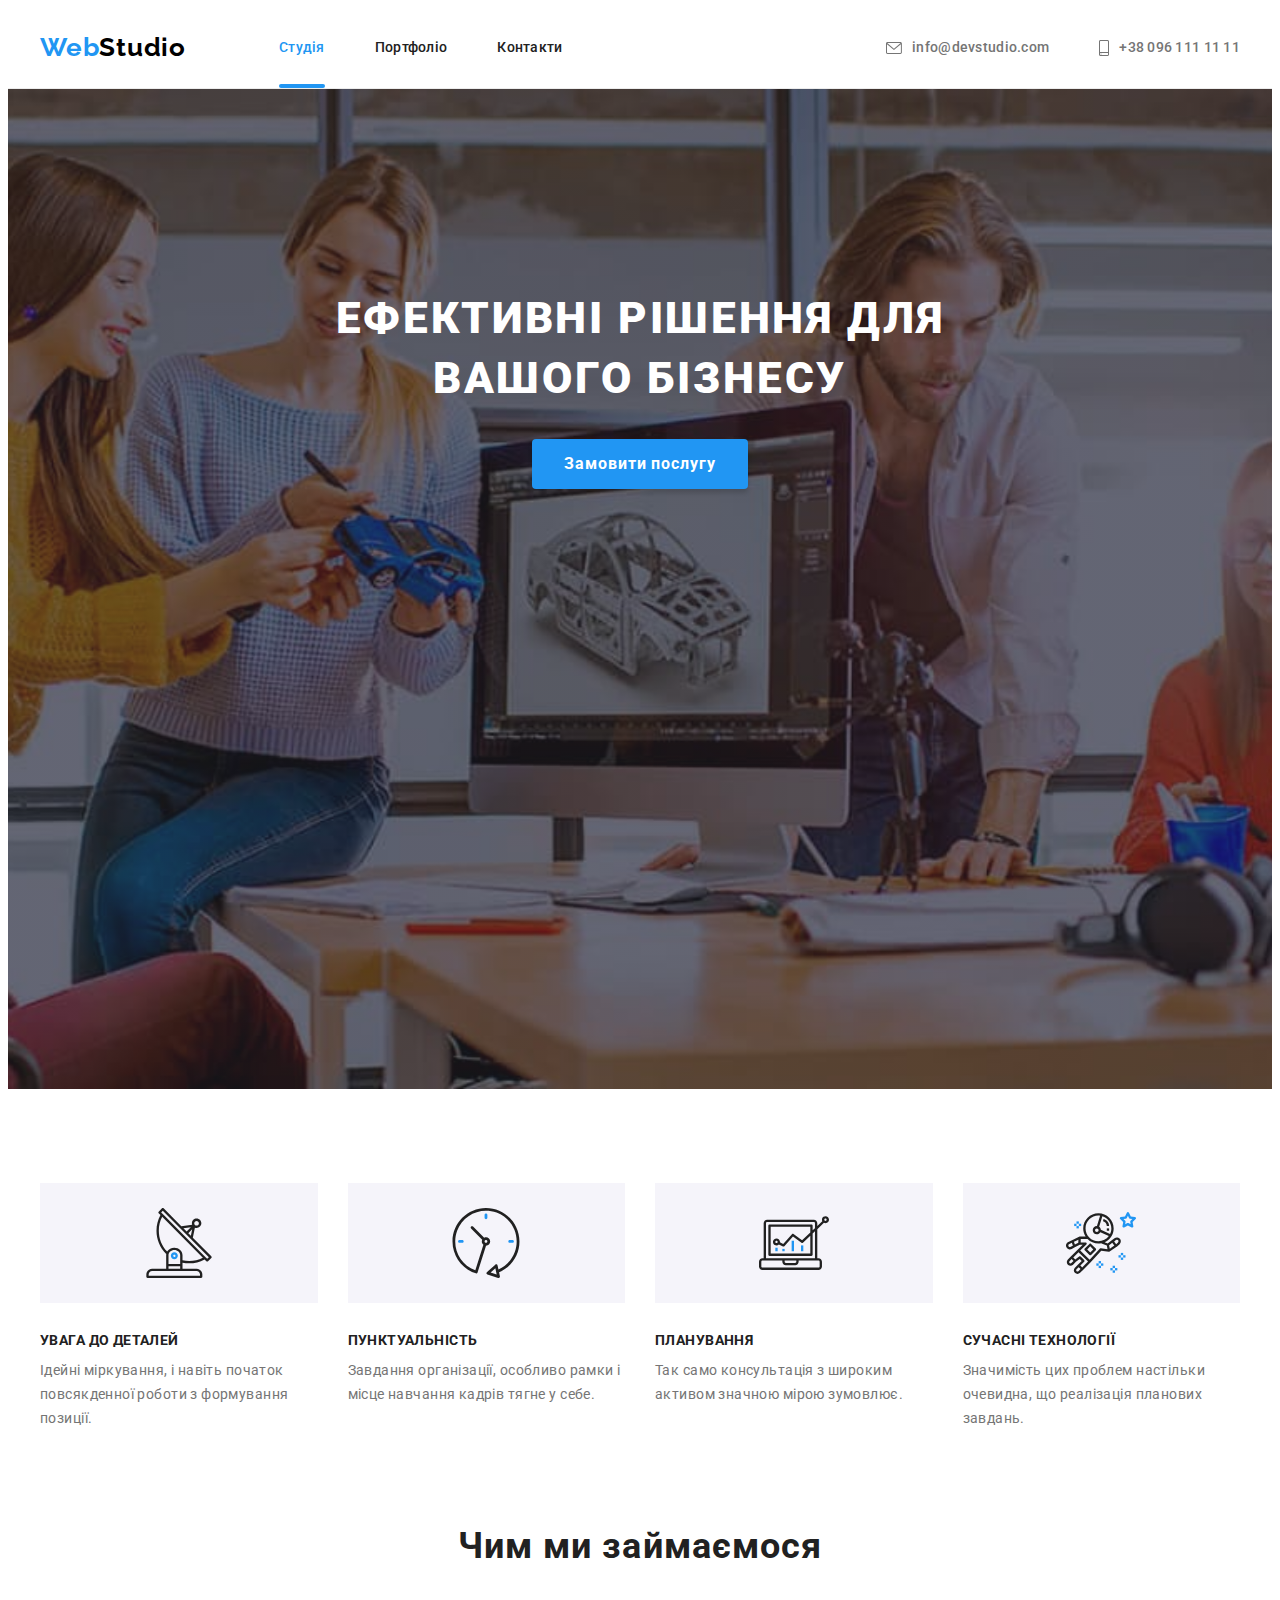
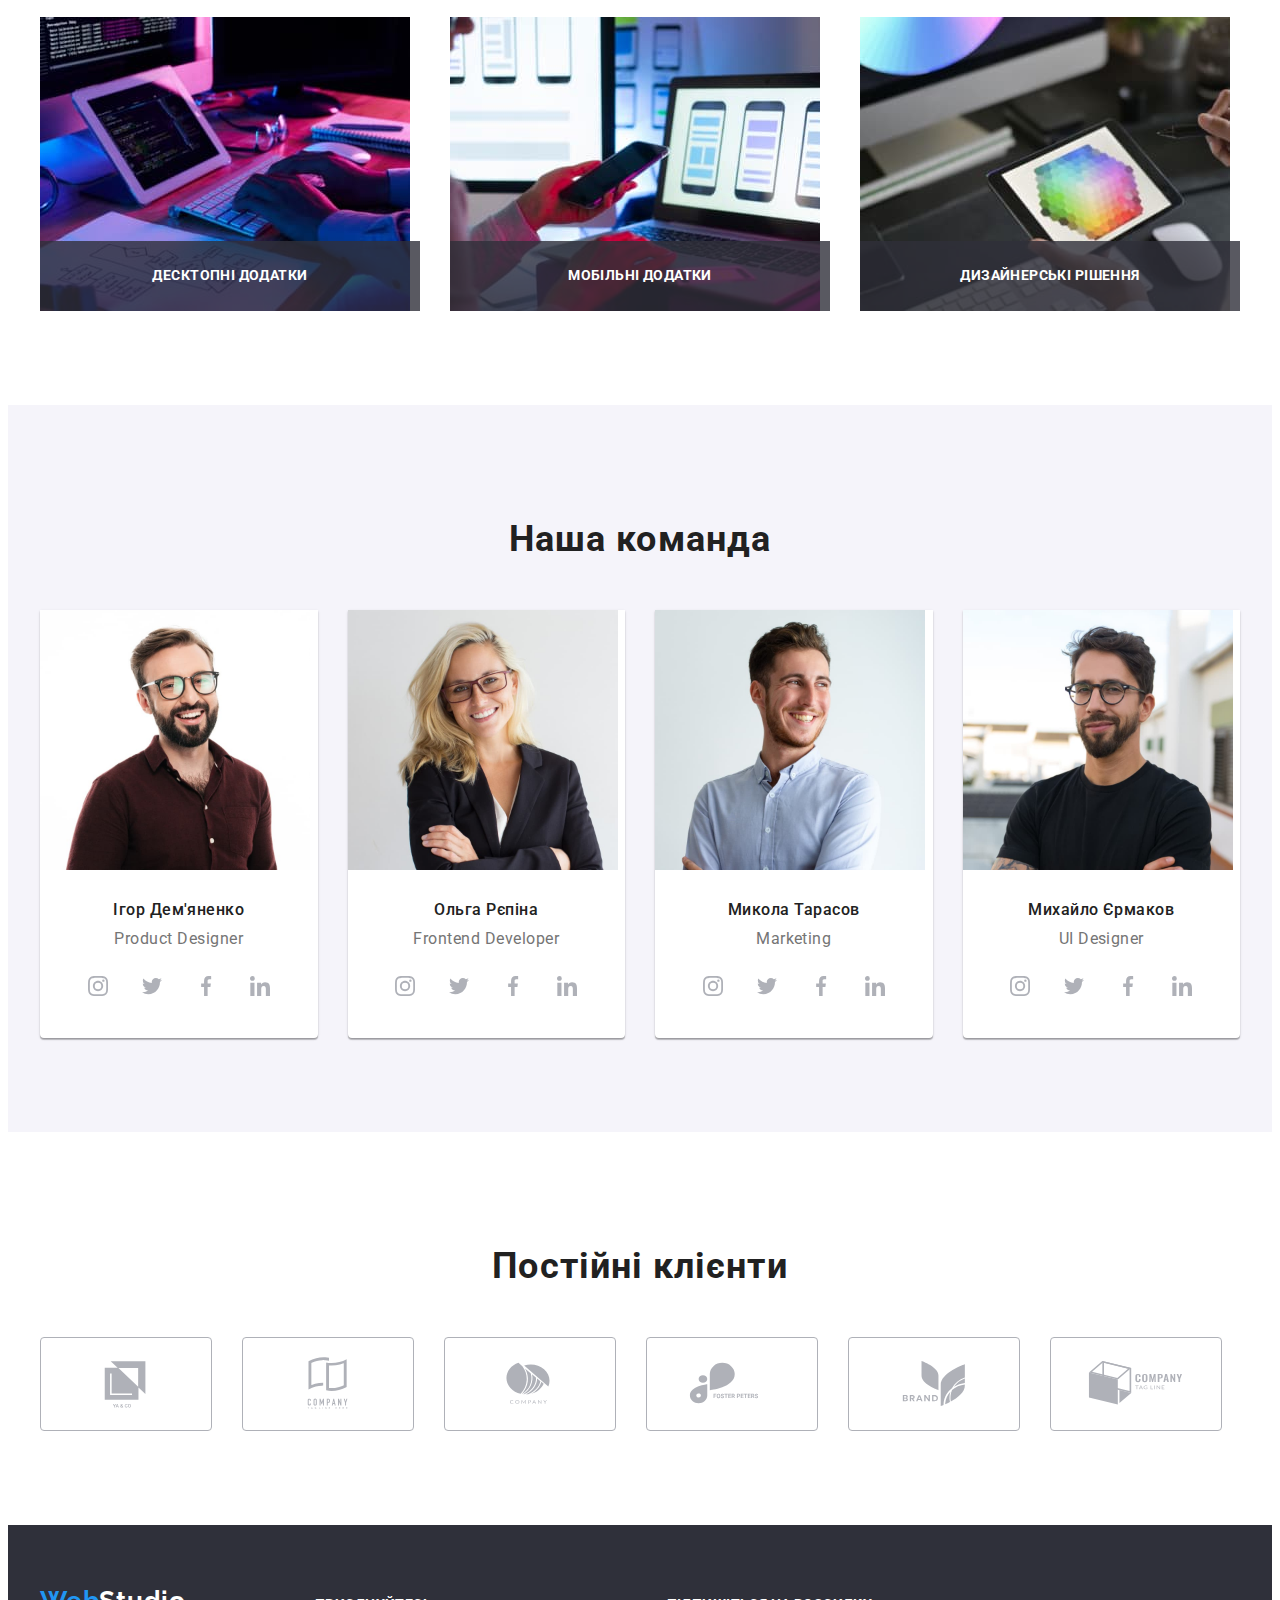
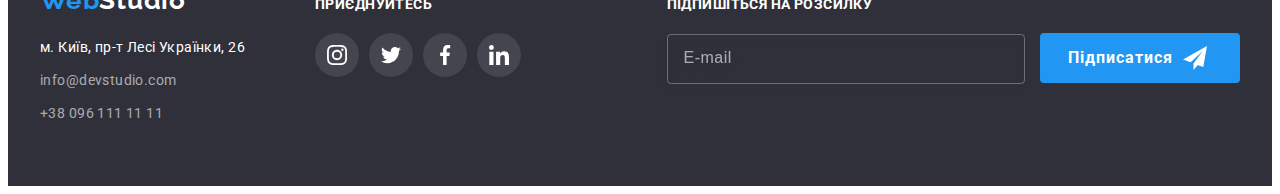
<file: index.html>
<!DOCTYPE html>
<html lang="uk">
  <head>
    <meta charset="UTF-8" />
    <meta http-equiv="X-UA-Compatible" content="IE=edge" />
    <meta name="viewport" content="width=device-width, initial-scale=1.0" />
    <title>Дз7</title>
    <link
      href="https://fonts.googleapis.com/css2?family=Raleway:wght@700&family=Roboto:wght@400;500;700;900&display=swap"
      rel="stylesheet"
    />
    <link
      rel="stylesheet"
      href="https://cdnjs.cloudflare.com/ajax/libs/modern-normalize/1.1.0/modern-normalize.min.css"
      integrity="sha512-wpPYUAdjBVSE4KJnH1VR1HeZfpl1ub8YT/NKx4PuQ5NmX2tKuGu6U/JRp5y+Y8XG2tV+wKQpNHVUX03MfMFn9Q=="
      crossorigin="anonymous"
      referrerpolicy="no-referrer"
    />
    <link rel="stylesheet" href="./css/styles.css" />
  </head>

  <body>
    <header class="header">
      <div class="container header-box">
        <!--Логотип-->
        <a class="logo header-box__item" href="./index.html"
          >Web<span class="logo--black">Studio</span></a
        >
        <!-- Навігація -->
        <nav class="nav header-box__item">
          <ul class="list nav__list">
            <li class="nav__item">
              <a href="./index.html" class="nav__link link nav__link--current">Студія</a>
            </li>
            <li class="nav__item">
              <a href="./portfolio.html" class="nav__link link">Портфоліо</a>
            </li>
            <li class="nav__item">
              <a href="#" class="nav__link link">Контакти</a>
            </li>
          </ul>
        </nav>
        <!-- Зворотній зв'язок -->
        <ul class="list nav-contact header-box__item">
          <li class="contact-item">
            <a href="malto:info@devstudio.com" class="contact-link link contact">
              <svg class="contact-icon" width="16" height="12">
                <use href="./images/icons.svg#icon-envelope"></use>
              </svg>
              info@devstudio.com
            </a>
          </li>
          <li class="contact-item">
            <a href="tel:+380961111111" class="contact-link link contact">
              <svg class="contact-icon" width="10" height="16">
                <use href="./images/icons.svg#icon-smartphone"></use>
              </svg>
              +38 096 111 11 11</a
            >
          </li>
        </ul>
      </div>
    </header>
    <main>
      <!-- Герой -->
      <section class="hero overlay">
        <div class="container hero-box">
          <h1 class="hero-title">Ефективні рішення для вашого бізнесу</h1>
          <button data-modal-open type="button" class="button primary">Замовити послугу</button>
        </div>
      </section>

      <section class="feature section">
        <!-- Особливості -->
        <div class="container">
          <h2 class="visually-hidden">Особливості</h2>
          <ul class="list feature-box">
            <li class="feature-list-item">
              <h3 class="title">УВАГА ДО ДЕТАЛЕЙ</h3>
              <p>Ідейні міркування, і навіть початок повсякденної роботи з формування позиції.</p>
            </li>
            <li class="feature-list-item">
              <h3 class="title">ПУНКТУАЛЬНІСТЬ</h3>
              <p>Завдання організації, особливо рамки і місце навчання кадрів тягне у себе.</p>
            </li>
            <li class="feature-list-item">
              <h3 class="title">ПЛАНУВАННЯ</h3>
              <p>Так само консультація з широким активом значною мірою зумовлює.</p>
            </li>
            <li class="feature-list-item">
              <h3 class="title">СУЧАСНІ ТЕХНОЛОГІЇ</h3>
              <p>Значимість цих проблем настільки очевидна, що реалізація планових завдань.</p>
            </li>
          </ul>
        </div>
      </section>

      <section class="work section">
        <!-- Чим ми займаємося -->
        <div class="container">
          <h2 class="title">Чим ми займаємося</h2>
          <ul class="list work-box">
            <li class="work-list-item">
              <div class="work-img">
                <img src="./images/img1.jpg" alt="Робота на десктопі" width="370" />
                <p class="label-work-img">Десктопні додатки</p>
              </div>
            </li>
            <li class="work-list-item">
              <div class="work-img">
                <img src="./images/img2.jpg" alt="Робота з мобільними додатками" width="370" />
                <p class="label-work-img">Мобільні додатки</p>
              </div>
            </li>
            <li class="work-list-item">
              <div class="work-img">
                <img src="./images/img3.jpg" alt="Робота з планшетом" width="370" />
                <p class="label-work-img">Дизайнерські рішення</p>
              </div>
            </li>
          </ul>
        </div>
      </section>
      <!-- Наша команда -->
      <section class="team section">        
        <div class="container">
          <h2 class="title">Наша команда</h2>
          <ul class="list team-box">
            <li class="team-list-item">
              <img src="./images/img11.jpg" alt="Ігор Дем'яненко" width="270" />
              <div class="member-box">
                <h3 class="title member">Ігор Дем'яненко</h3>
                <p class="profession">Product Designer</p>
                <ul class="social list">
                  <li>
                    <a
                      class="social-link link"
                      href="https://www.instagram.com/"
                      target="_blank"
                      rel="noopener noreferrer"
                      aria-label="Instagram"
                    >
                      <svg class="social-icon" width="20" height="20">
                        <use href="./images/icons.svg#icon-instagram"></use>
                      </svg>
                    </a>
                  </li>
                  <li>
                    <a
                      class="social-link link"
                      href="https://www.instagram.com/"
                      target="_blank"
                      rel="noopener noreferrer"
                      aria-label="Twitter"
                    >
                      <svg class="social-icon" width="20" height="20">
                        <use href="./images/icons.svg#icon-twitter"></use>
                      </svg>
                    </a>
                  </li>
                  <li>
                    <a
                      class="social-link link"
                      href="https://www.facebook.com/"
                      target="_blank"
                      rel="noopener noreferrer"
                      aria-label="Facebook"
                    >
                      <svg class="social-icon" width="20" height="20">
                        <use href="./images/icons.svg#icon-facebook"></use>
                      </svg>
                    </a>
                  </li>
                  <li>
                    <a
                      class="social-link link"
                      href="https://www.linkedin.com/"
                      target="_blank"
                      rel="noopener noreferrer"
                      aria-label="LinkedIn"
                    >
                      <svg class="social-icon" width="20" height="20">
                        <use href="./images/icons.svg#icon-linkedin"></use>
                      </svg>
                    </a>
                  </li>
                </ul>
              </div>
            </li>
            <li class="team-list-item">
              <img src="./images/img44.jpg" alt="Ольга Рєпіна" width="270" />
              <div class="member-box">
                <h3 class="title member">Ольга Рєпіна</h3>
                <p class="profession">Frontend Developer</p>
                <ul class="social list">
                  <li>
                    <a
                      class="social-link link"
                      href="https://www.instagram.com/"
                      target="_blank"
                      rel="noopener noreferrer"
                      aria-label="Instagram"
                    >
                      <svg class="social-icon" width="20" height="20">
                        <use href="./images/icons.svg#icon-instagram"></use>
                      </svg>
                    </a>
                  </li>
                  <li>
                    <a
                      class="social-link link"
                      href="https://www.instagram.com/"
                      target="_blank"
                      rel="noopener noreferrer"
                      aria-label="Twitter"
                    >
                      <svg class="social-icon" width="20" height="20">
                        <use href="./images/icons.svg#icon-twitter"></use>
                      </svg>
                    </a>
                  </li>
                  <li>
                    <a
                      class="social-link link"
                      href="https://www.facebook.com/"
                      target="_blank"
                      rel="noopener noreferrer"
                      aria-label="Facebook"
                    >
                      <svg class="social-icon" width="20" height="20">
                        <use href="./images/icons.svg#icon-facebook"></use>
                      </svg>
                    </a>
                  </li>
                  <li>
                    <a
                      class="social-link link"
                      href="https://www.linkedin.com/"
                      target="_blank"
                      rel="noopener noreferrer"
                      aria-label="LinkedIn"
                    >
                      <svg class="social-icon" width="20" height="20">
                        <use href="./images/icons.svg#icon-linkedin"></use>
                      </svg>
                    </a>
                  </li>
                </ul>
              </div>
            </li>
            <li class="team-list-item">
              <img src="./images/img22.jpg" alt="Микола Тарасов" width="270" />
              <div class="member-box">
                <h3 class="title member">Микола Тарасов</h3>
                <p class="profession">Marketing</p>
                <ul class="social list">
                  <li>
                    <a
                      class="social-link link"
                      href="https://www.instagram.com/"
                      target="_blank"
                      rel="noopener noreferrer"
                      aria-label="Instagram"
                    >
                      <svg class="social-icon" width="20" height="20">
                        <use href="./images/icons.svg#icon-instagram"></use>
                      </svg>
                    </a>
                  </li>
                  <li>
                    <a
                      class="social-link link"
                      href="https://www.instagram.com/"
                      target="_blank"
                      rel="noopener noreferrer"
                      aria-label="Twitter"
                    >
                      <svg class="social-icon" width="20" height="20">
                        <use href="./images/icons.svg#icon-twitter"></use>
                      </svg>
                    </a>
                  </li>
                  <li>
                    <a
                      class="social-link link"
                      href="https://www.facebook.com/"
                      target="_blank"
                      rel="noopener noreferrer"
                      aria-label="Facebook"
                    >
                      <svg class="social-icon" width="20" height="20">
                        <use href="./images/icons.svg#icon-facebook"></use>
                      </svg>
                    </a>
                  </li>
                  <li>
                    <a
                      class="social-link link"
                      href="https://www.linkedin.com/"
                      target="_blank"
                      rel="noopener noreferrer"
                      aria-label="LinkedIn"
                    >
                      <svg class="social-icon" width="20" height="20">
                        <use href="./images/icons.svg#icon-linkedin"></use>
                      </svg>
                    </a>
                  </li>
                </ul>
              </div>
            </li>
            <li class="team-list-item">
              <img src="./images/img33.jpg" alt="Михайло Єрмаков" width="270" />
              <div class="member-box">
                <h3 class="title member">Михайло Єрмаков</h3>
                <p class="profession">UI Designer</p>
                <ul class="social list">
                  <li>
                    <a
                      class="social-link link"
                      href="https://www.instagram.com/"
                      target="_blank"
                      rel="noopener noreferrer"
                      aria-label="Instagram"
                    >
                      <svg class="social-icon" width="20" height="20">
                        <use href="./images/icons.svg#icon-instagram"></use>
                      </svg>
                    </a>
                  </li>
                  <li>
                    <a
                      class="social-link link"
                      href="https://www.instagram.com/"
                      target="_blank"
                      rel="noopener noreferrer"
                      aria-label="Twitter"
                    >
                      <svg class="social-icon" width="20" height="20">
                        <use href="./images/icons.svg#icon-twitter"></use>
                      </svg>
                    </a>
                  </li>
                  <li>
                    <a
                      class="social-link link"
                      href="https://www.facebook.com/"
                      target="_blank"
                      rel="noopener noreferrer"
                      aria-label="Facebook"
                    >
                      <svg class="social-icon" width="20" height="20">
                        <use href="./images/icons.svg#icon-facebook"></use>
                      </svg>
                    </a>
                  </li>
                  <li>
                    <a
                      class="social-link link"
                      href="https://www.linkedin.com/"
                      target="_blank"
                      rel="noopener noreferrer"
                      aria-label="LinkedIn"
                    >
                      <svg class="social-icon" width="20" height="20">
                        <use href="./images/icons.svg#icon-linkedin"></use>
                      </svg>
                    </a>
                  </li>
                </ul>
              </div>
            </li>
          </ul>
        </div>
      </section>
      <!-- Постійні клієнти -->
      <section class="customers section">        
        <div class="container">
          <h2 class="customers__title title">Постійні клієнти</h2>
          <ul class="list customers__list">
            <li class="customers__item">
              <a
                class="customers__link link"
                href=""
                target="_blank"
                rel="noopener noreferrer"
                aria-label="Логотип сайта клієнта"
              >
                <svg class="customers__icon" width="106" height="60">
                  <use href="./images/icons.svg#icon-Logo"></use>
                </svg>
              </a>
            </li>
            <li class="customers__item">
              <a
                class="customers__link link"
                href=""
                target="_blank"
                rel="noopener noreferrer"
                aria-label="Логотип сайта клієнта"
              >
                <svg class="customers__icon" width="106" height="60">
                  <use href="./images/icons.svg#icon-Logo-1"></use>
                </svg>
              </a>
            </li>
            <li class="customers__item">
              <a
                class="customers__link link"
                href=""
                target="_blank"
                rel="noopener noreferrer"
                aria-label="Логотип сайта клієнта"
              >
                <svg class="customers__icon" width="106" height="60">
                  <use href="./images/icons.svg#icon-Logo-2"></use>
                </svg>
              </a>
            </li>
            <li class="customers__item">
              <a
                class="customers__link link"
                href=""
                target="_blank"
                rel="noopener noreferrer"
                aria-label="Логотип сайта клієнта"
              >
                <svg class="customers__icon" width="106" height="60">
                  <use href="./images/icons.svg#icon-Logo-3"></use>
                </svg>
              </a>
            </li>
            <li class="customers__item">
              <a
                class="customers__link link"
                href=""
                target="_blank"
                rel="noopener noreferrer"
                aria-label="Логотип сайта клієнта"
              >
                <svg class="customers__icon" width="106" height="60">
                  <use href="./images/icons.svg#icon-Logo-4"></use>
                </svg>
              </a>
            </li>
            <li class="customers__item">
              <a
                class="customers__link link"
                href=""
                target="_blank"
                rel="noopener noreferrer"
                aria-label="Логотип сайта клієнта"
              >
                <svg class="customers__icon" width="106" height="60">
                  <use href="./images/icons.svg#icon-Logo-5"></use>
                </svg>
              </a>
            </li>
          </ul>
        </div>
      </section>
    </main>
    <footer class="footer">
      <div class="container footer-box">
        <div>
          <!--Логотип-->
          <a class="logo" href="./index.html">Web<span class="logo-white">Studio</span></a>
          <address>
            <ul class="list">
              <li class="footer-item">
                <a
                  class="footer-link address"
                  href="https://goo.gl/maps/jK3vv2s47Ht4KwbE7"
                  target="_blank"
                  rel="noopener noreferrer nofollow"
                  >м. Київ, пр-т Лесі Українки, 26</a
                >
              </li>
              <li class="footer-item">
                <a class="footer-link" href="malto:info@devstudio.com">info@devstudio.com</a>
              </li>
              <li class="footer-item">
                <a class="footer-link" href="tel:+380961111111">+38 096 111 11 11</a>
              </li>
            </ul>
          </address>
        </div>
        <div class="footer-social">
          <h3 class="footer-title">приєднуйтесь</h3>
          <ul class="social list">
            <li>
              <a
                class="social-link link"
                href="https://www.instagram.com/"
                target="_blank"
                rel="noopener noreferrer"
                aria-label="Instagram"
              >
                <svg class="social-icon" width="20" height="20">
                  <use href="./images/icons.svg#icon-instagram"></use>
                </svg>
              </a>
            </li>
            <li>
              <a
                class="social-link link"
                href="https://www.instagram.com/"
                target="_blank"
                rel="noopener noreferrer"
                aria-label="Twitter"
              >
                <svg class="social-icon" width="20" height="20">
                  <use href="./images/icons.svg#icon-twitter"></use>
                </svg>
              </a>
            </li>
            <li>
              <a
                class="social-link link"
                href="https://www.facebook.com/"
                target="_blank"
                rel="noopener noreferrer"
                aria-label="Facebook"
              >
                <svg class="social-icon" width="20" height="20">
                  <use href="./images/icons.svg#icon-facebook"></use>
                </svg>
              </a>
            </li>
            <li>
              <a
                class="social-link link"
                href="https://www.linkedin.com/"
                target="_blank"
                rel="noopener noreferrer"
                aria-label="LinkedIn"
              >
                <svg class="social-icon" width="20" height="20">
                  <use href="./images/icons.svg#icon-linkedin"></use>
                </svg>
              </a>
            </li>
          </ul>
        </div>
        <div class="subscription">
          <!-- Підписка -->
          <h3 class="footer-title">Підпишіться на розсилку</h3>
          <form action="">
            <label for="footer-user-mail"></label>
            <input
              class="footer-form-mail"
              type="email"
              name="footer-user-mail"
              id="footer-user-mail"
              placeholder="E-mail"
            />
            <button class="footer-form-btn button" type="submit">
              Підписатися
              <svg class="send-icon" width="24" height="24">
                <use href="./images/icons.svg#icon-send"></use>
              </svg>
            </button>
          </form>
        </div>
      </div>
    </footer>
    <!-- Модальне вікно -->
    <div class="backdrop is-hidden" data-modal>
      <div class="modal" data-modal-window>
        <button class="modal-btn" data-modal-close>
          <svg class="modal-icon" width="18px" height="18px">
            <use href="./images/icons.svg#icon-close-black"></use>
          </svg>
        </button>
        <p class="modal-form-title">Залиште свої дані, ми вам передзвонимо</p>
        <form class="modal-form" name="modal-form">
          
            <label class="modal-form-label" for="user-name">Ім'я</label>
            <div class="modal-form-wrapper">
              <input class="modal-form-field" type="text" name="user-name" id="user-name" />
              <svg class="modal-form-icon" width="18px" height="18px">
                <use href="./images/icons.svg#icon-person"></use>
              </svg>
            </div>
            <label class="modal-form-label" for="user-phone">Телефон</label>
            <div class="modal-form-wrapper">
              <input class="modal-form-field" type="tel" name="user-phone" id="user-phone" />
              <svg class="modal-form-icon" width="18px" height="18px">
                <use href="./images/icons.svg#icon-phone"></use>
              </svg>
            </div>
            <label class="modal-form-label" for="user-mail">Пошта</label>
            <div class="modal-form-wrapper">
              <input class="modal-form-field" type="email" name="user-mai" id="user-mail" />
              <svg class="modal-form-icon" width="18px" height="18px">
                <use href="./images/icons.svg#icon-email"></use>
              </svg>
            </div>
            <label class="modal-form-label" for="user-massage">Коментар</label>
            <textarea
              class="modal-form-massage"
              name="user-massage"
              id="user-massage"
              placeholder="Введіть текст"
              rows="6"
            ></textarea>

            <div class="modal-form-checkbox">
              <input class="modal-checkbox-field" type="checkbox" id="user-agreement" />

              <label for="user-agreement"
                >Погоджуюся з розсилкою та приймаю
                <a class="modal-form-link" href="">Умови договору</a>
              </label>
            </div>
            <button class="modal-form-btn button" type="submit">Відправити</button>
          
        </form>
      </div>
    </div>
    <script src="./js/modal.js"></script>
  </body>
</html>
</file>
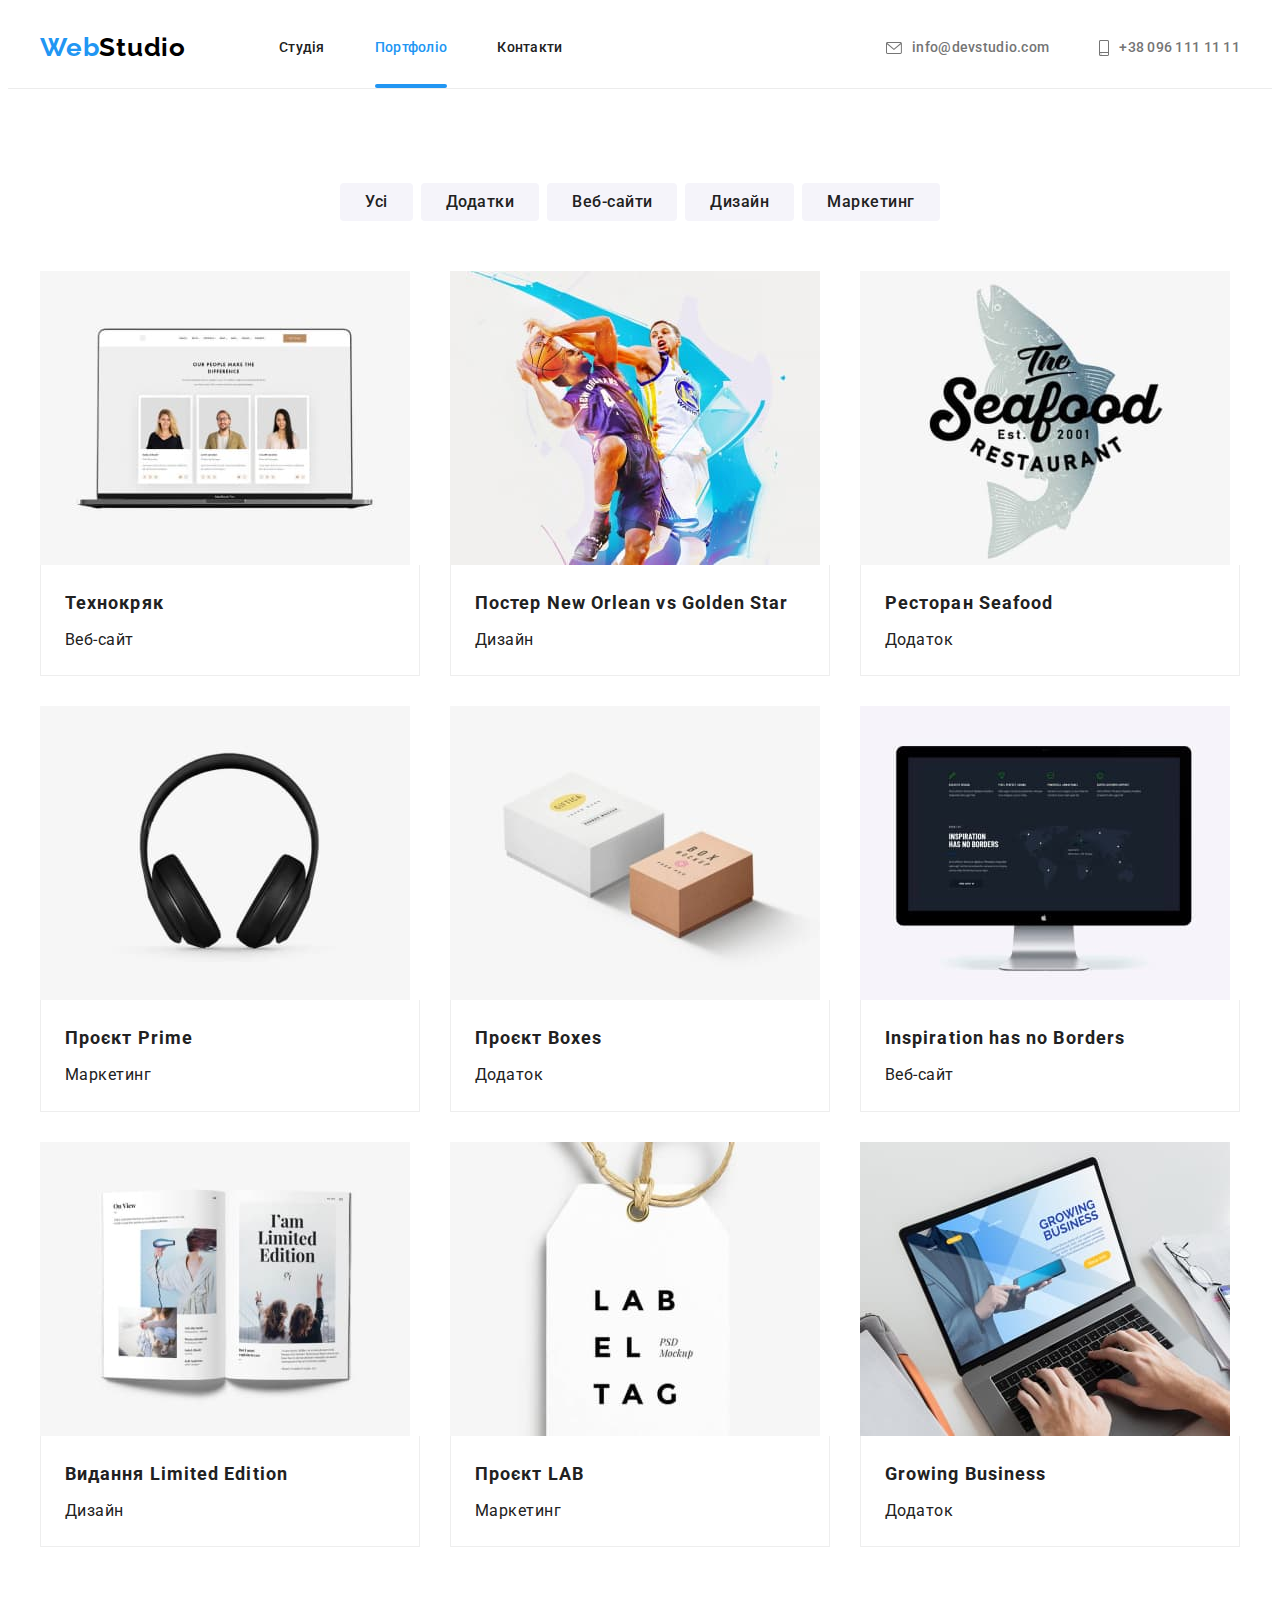
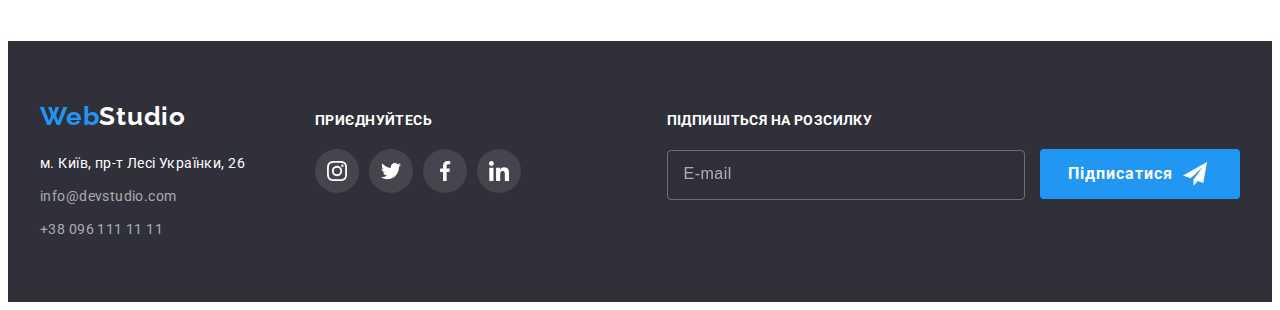
<file: portfolio.html>
<!DOCTYPE html>
<html lang="uk">
  <head>
    <meta charset="UTF-8" />
    <meta http-equiv="X-UA-Compatible" content="IE=edge" />
    <meta name="viewport" content="width=device-width, initial-scale=1.0" />
    <title>Дз7</title>
    <link
      href="https://fonts.googleapis.com/css2?family=Raleway:wght@700&family=Roboto:wght@400;500;700;900&display=swap"
      rel="stylesheet"
    />
    <link
      rel="stylesheet"
      href="https://cdnjs.cloudflare.com/ajax/libs/modern-normalize/1.1.0/modern-normalize.min.css"
      integrity="sha512-wpPYUAdjBVSE4KJnH1VR1HeZfpl1ub8YT/NKx4PuQ5NmX2tKuGu6U/JRp5y+Y8XG2tV+wKQpNHVUX03MfMFn9Q=="
      crossorigin="anonymous"
      referrerpolicy="no-referrer"
    />
    <link rel="stylesheet" href="./css/styles.css" />
  </head>
  <body>
    <header class="header">
      <div class="container header-box">
        <!--Логотип-->
        <a class="logo header-box__item" href="./index.html"
          >Web<span class="logo--black">Studio</span></a
        >
        <!-- Навігація -->
        <nav class="nav header-box__item">
          <ul class="list nav__list">
            <li class="nav__item">
              <a href="./index.html" class="nav__link link">Студія</a>
            </li>
            <li class="nav__item">
              <a href="./portfolio.html" class="nav__link link nav__link--current">Портфоліо</a>
            </li>
            <li class="nav__item">
              <a href="#" class="nav__link link">Контакти</a>
            </li>
          </ul>
        </nav>
        <!-- Зворотній зв'язок -->
        <ul class="list nav-contact header-box__item">
          <li class="contact-item">
            <a href="malto:info@devstudio.com" class="contact-link link contact">
              <svg class="contact-icon" width="16" height="12">
                <use href="./images/icons.svg#icon-envelope"></use>
              </svg>
              info@devstudio.com
            </a>
          </li>
          <li class="contact-item">
            <a href="tel:+380961111111" class="contact-link link contact">
              <svg class="contact-icon" width="10" height="16">
                <use href="./images/icons.svg#icon-smartphone"></use>
              </svg>
              +38 096 111 11 11</a
            >
          </li>
        </ul>
      </div>
    </header>
    <main>
      <section class="section">
        <div class="container">
          <h1 class="visually-hidden">Проекти</h1>
          <ul class="list filter">
            <li><button type="button" class="button secondary filter-item">Усі</button></li>
            <li><button type="button" class="button secondary filter-item">Додатки</button></li>
            <li><button type="button" class="button secondary filter-item">Веб-сайти</button></li>
            <li><button type="button" class="button secondary filter-item">Дизайн</button></li>
            <li><button type="button" class="button secondary filter-item">Маркетинг</button></li>
          </ul>
          <ul class="list portfolio">
            <li class="list-item">
              <a class="portfolio-link link" href="" target="_blank" rel="noopener noreferrer">
                <div class="portfolio-img-box">
                  <img class="portfolio-img" src="./images/img111.jpg" alt="Сторінка сайту" width="370" height="294"/>
                  <p class="description-img">
                    Ресурс пропонує комплексні пропозиції з різним рівнем функціоналу та сервісів. Все це дозволить відвідувачу отримати вичерпні відомості про компанію чи приватну особу.
                  </p>
                </div>
                <div class="text-card">
                  <h2 class="title">Технокряк</h2>
                  <p class="product">Веб-сайт</p>
                </div>
              </a>
            </li>
            <li class="list-item">
              <a class="portfolio-link link" href="" target="_blank" rel="noopener noreferrer">
                <div class="portfolio-img-box">
                  <img
                  class="portfolio-img"
                  src="./images/img222.jpg"
                  alt="Постер"
                  width="370"
                  height="294"
                />
                  <p class="description-img">
                    Ресурс пропонує комплексні пропозиції з різним рівнем функціоналу та сервісів. Все це дозволить відвідувачу отримати вичерпні відомості про компанію чи приватну особу.
                  </p>
                </div>
                
                <div class="text-card">
                  <h2 class="title">Постер New Orlean vs Golden Star</h2>
                  <p class="product">Дизайн</p>
                </div>
              </a>
            </li>
            <li class="list-item">
              <a class="portfolio-link link" href="" target="_blank" rel="noopener noreferrer">
                <div class="portfolio-img-box">
                  <img
                  class="portfolio-img"
                  src="./images/img333.jpg"
                  alt="Додаток ресторану"
                  width="370"
                  height="294"
                />
                  <p class="description-img">
                    Ресурс пропонує комплексні пропозиції з різним рівнем функціоналу та сервісів. Все це дозволить відвідувачу отримати вичерпні відомості про компанію чи приватну особу.
                  </p>
                </div>
                
                <div class="text-card">
                  <h2 class="title">Ресторан Seafood</h2>
                  <p class="product">Додаток</p>
                </div>
              </a>
            </li>
            <li class="list-item">
              <a class="portfolio-link link" href="" target="_blank" rel="noopener noreferrer">
                <div class="portfolio-img-box">
                  <img
                  class="portfolio-img"
                  src="./images/img444.jpg"
                  alt="Навушники"
                  width="370"
                  height="294"
                />
                  <p class="description-img">
                    Ресурс пропонує комплексні пропозиції з різним рівнем функціоналу та сервісів. Все це дозволить відвідувачу отримати вичерпні відомості про компанію чи приватну особу.
                  </p>
                </div>
                
                <div class="text-card">
                  <h2 class="title">Проєкт Prime</h2>
                  <p class="product">Маркетинг</p>
                </div>
              </a>
            </li>
            <li class="list-item">
              <a class="portfolio-link link" href="" target="_blank" rel="noopener noreferrer">
                <div class="portfolio-img-box">
                  <img
                  class="portfolio-img"
                  src="./images/img555.jpg"
                  alt="Додаток Boxes"
                  width="370"
                  height="294"
                />
                  <p class="description-img">
                    Ресурс пропонує комплексні пропозиції з різним рівнем функціоналу та сервісів. Все це дозволить відвідувачу отримати вичерпні відомості про компанію чи приватну особу.
                  </p>
                </div>
                
                <div class="text-card">
                  <h2 class="title">Проєкт Boxes</h2>
                  <p class="product">Додаток</p>
                </div>
              </a>
            </li>
            <li class="list-item">
              <a class="portfolio-link link" href="" target="_blank" rel="noopener noreferrer">
                <div class="portfolio-img-box">
                  <img
                  class="portfolio-img"
                  src="./images/img666.jpg"
                  alt="Сторінка веб-сайту"
                  width="370"
                  height="294"
                />
                  <p class="description-img">
                    Ресурс пропонує комплексні пропозиції з різним рівнем функціоналу та сервісів. Все це дозволить відвідувачу отримати вичерпні відомості про компанію чи приватну особу.
                  </p>
                </div>
                
                <div class="text-card">
                  <h2 class="title">Inspiration has no Borders</h2>
                  <p class="product">Веб-сайт</p>
                </div>
              </a>
            </li>
            <li class="list-item">
              <a class="portfolio-link link" href="" target="_blank" rel="noopener noreferrer">
                <div class="portfolio-img-box">
                  <img
                  class="portfolio-img"
                  src="./images/img777.jpg"
                  alt="Буклет"
                  width="370"
                  height="294"
                />
                  <p class="description-img">
                    Ресурс пропонує комплексні пропозиції з різним рівнем функціоналу та сервісів. Все це дозволить відвідувачу отримати вичерпні відомості про компанію чи приватну особу.
                  </p>
                </div>
                
                <div class="text-card">
                  <h2 class="title">Видання Limited Edition</h2>
                  <p class="product">Дизайн</p>
                </div>
              </a>
            </li>
            <li class="list-item">
              <a class="portfolio-link link" href="" target="_blank" rel="noopener noreferrer">
                <div class="portfolio-img-box">
                  <img
                  class="portfolio-img"
                  src="./images/img888.jpg"
                  alt="Бірка"
                  width="370"
                  height="294"
                />
                  <p class="description-img">
                    Ресурс пропонує комплексні пропозиції з різним рівнем функціоналу та сервісів. Все це дозволить відвідувачу отримати вичерпні відомості про компанію чи приватну особу.
                  </p>
                </div>
                
                <div class="text-card">
                  <h2 class="title">Проєкт LAB</h2>
                  <p class="product">Маркетинг</p>
                </div>
              </a>
            </li>
            <li class="list-item">
              <a class="portfolio-link link" href="" target="_blank" rel="noopener noreferrer">
                <div class="portfolio-img-box">
                  <img
                  class="portfolio-img"
                  src="./images/img999.jpg"
                  alt="Екран ноутбука"
                  width="370"
                  height="294"
                />
                  <p class="description-img">
                    Ресурс пропонує комплексні пропозиції з різним рівнем функціоналу та сервісів. Все це дозволить відвідувачу отримати вичерпні відомості про компанію чи приватну особу.
                  </p>
                </div>
                
                <div class="text-card">
                  <h2 class="title">Growing Business</h2>
                  <p class="product">Додаток</p>
                </div>
              </a>
            </li>
          </ul>
        </div>
      </section>
    </main>
    <footer class="footer">
      <div class="container footer-box">
        <div>
          <!--Логотип-->
          <a class="logo" href="./index.html">Web<span class="logo-white">Studio</span></a>
          <address>
            <ul class="list">
              <li class="footer-item">
                <a
                  class="footer-link address"
                  href="https://goo.gl/maps/jK3vv2s47Ht4KwbE7"
                  target="_blank"
                  rel="noopener noreferrer nofollow"
                  >м. Київ, пр-т Лесі Українки, 26</a
                >
              </li>
              <li class="footer-item">
                <a class="footer-link" href="malto:info@devstudio.com">info@devstudio.com</a>
              </li>
              <li class="footer-item">
                <a class="footer-link" href="tel:+380961111111">+38 096 111 11 11</a>
              </li>
            </ul>
          </address>
        </div>
        <div class="footer-social">
          <h3 class="footer-title">приєднуйтесь</h3>
          <ul class="social list">
            <li>
              <a
                class="social-link link"
                href="https://www.instagram.com/"
                target="_blank"
                rel="noopener noreferrer"
                aria-label="Instagram"
              >
                <svg class="social-icon" width="20" height="20">
                  <use href="./images/icons.svg#icon-instagram"></use>
                </svg>
              </a>
            </li>
            <li>
              <a
                class="social-link link"
                href="https://www.instagram.com/"
                target="_blank"
                rel="noopener noreferrer"
                aria-label="Twitter"
              >
                <svg class="social-icon" width="20" height="20">
                  <use href="./images/icons.svg#icon-twitter"></use>
                </svg>
              </a>
            </li>
            <li>
              <a
                class="social-link link"
                href="https://www.facebook.com/"
                target="_blank"
                rel="noopener noreferrer"
                aria-label="Facebook"
              >
                <svg class="social-icon" width="20" height="20">
                  <use href="./images/icons.svg#icon-facebook"></use>
                </svg>
              </a>
            </li>
            <li>
              <a
                class="social-link link"
                href="https://www.linkedin.com/"
                target="_blank"
                rel="noopener noreferrer"
                aria-label="LinkedIn"
              >
                <svg class="social-icon" width="20" height="20">
                  <use href="./images/icons.svg#icon-linkedin"></use>
                </svg>
              </a>
            </li>
          </ul>
        </div>
        <div class="subscription">
          <!-- Підписка -->
          <h3 class="footer-title">Підпишіться на розсилку</h3>
          <form action="">
            <label for="footer-user-mail"></label>
            <input
              class="footer-form-mail"
              type="email"
              name="footer-user-mail"
              id="footer-user-mail"
              placeholder="E-mail"
            />
            <button class="footer-form-btn button" type="submit">
              Підписатися
              <svg class="send-icon" width="24" height="24">
                <use href="./images/icons.svg#icon-send"></use>
              </svg>
            </button>
          </form>
        </div>
      </div>
    </footer>
    <script src="./js/modal.js"></script>
  </body>
</html>
</file>
<file: css/styles.css>
:root {
  --primary-text-color: #757575;
  --title-text-color: #212121;
  --accent-color: #2196f3;
  --white-color: #ffffff;
  --background-color: #f5f5f5;
  --background-color-hero: #2f303a;
  --background-color-button: #f5f4fa;
  --black-color: #000000;
  --footer-text-color: rgba(255, 255, 255, 0.6);
  --portfolio-title-color: #212121;
  --portfolio-border-color: #eeeeee;
  --social-color: #afb1b8;
  --bg-icon-feature: #f5f4fa;
  --bg-icon-footer: rgba(255, 255, 255, 0.1);

  --anim-fast: 250ms cubic-bezier(0.4, 0, 0.2, 1);
}
/* Плавні переходи на сторінці */
html {
  scroll-behavior: smooth;
}

body {
  color: var(--primary-text-color);
  font-family: 'Roboto', sans-serif;
  font-style: normal;
  font-size: 14px;
  letter-spacing: 0.03em;
}
/* Скидання значень */
h1,
h2,
h3,
h4,
h5,
h6,
p {
  margin: 0;
}
img {
  display: block;
  max-width: 100%;
  height: auto;
}
address {
  font-style: normal;
}
.button {
  font-family: inherit;
  cursor: pointer;
  border: none;
  border-radius: 4px;
}
.section {
  padding-top: 94px;
  padding-bottom: 94px;
}
.container {
  width: 1200px;
  padding: 0 15px;
  margin: 0 auto;
}
.list {
  list-style: none;
  margin: 0px;
  padding: 0px;
}
.link {
  text-decoration: none;
}
.visually-hidden {
  position: absolute;
  white-space: nowrap;
  width: 1px;
  height: 1px;
  overflow: hidden;
  border: 0;
  padding: 0;
  clip: rect(0 0 0 0);
  clip-path: inset(50%);
  margin: -1px;
}

/* Шапка */
/* Лого */
.logo {
  text-decoration: none;
  color: var(--accent-color);
  font-family: 'Raleway', sans-serif;
  font-weight: 700;
  font-size: 26px;
  line-height: 1.2;
  letter-spacing: 0.03em;
}
.logo--black {
  color: var(--black-color);
}
.logo-white {
  color: var(--white-color);
}
/* Посилання */
.link {
  color: var(--title-text-color);
  cursor: pointer;
  font-weight: 500;
  font-size: 14px;
  line-height: 1.14;
  letter-spacing: 0.02em;

  transition: color var(--anim-fast);
}
/* Навігація */

.nav__list {
  display: flex;
  align-items: center;
  gap: 50px;
}
.nav__item {
  position: relative;
  display: flex;
}
.nav__link {
  display: block;
  padding: 32px 0px;
}
.nav__link:hover,
.nav__link:focus {
  color: var(--accent-color);
}

.nav__link::after {
  position: absolute;
  display: flex;
  content: '';
  width: 100%;
  height: 4px;
  background-color: transparent;
  border-radius: 2px;
  bottom: 0px;
  transition: background-color var(--anim-fast);
}
.nav__link:hover::after {
  background-color: var(--accent-color);
}
.nav__link--current {
  color: var(--accent-color);
}
.nav__link--current::after {
  background-color: var(--accent-color);
}




/* Шапка flex */
.header-box {
  display: flex;
  align-items: center;
  min-height: 80px;
}
.header-box__item:nth-child(1) {
  margin-right: 93px;
}
.link.contact {
  display: flex;
  align-items: center;
  gap: 10px;
  color: var(--primary-text-color);

  transition: color var(--anim-fast);
}
.link.contact:hover,
.link.contact:focus {
  color: var(--accent-color);
}
.contact-icon {
  fill: currentColor;
}
.nav-contact.header-box__item {
  display: flex;
  align-items: center;
  gap: 50px;
  margin-left: auto;
}

.header {
  background-color: var(--white-color);
  border-bottom: 1px solid #ececec;
}
/* Головний контент */
.title {
  color: var(--title-text-color);
}
p {
  font-weight: 400;
  line-height: 1.71;
}
.feature-box {
  display: flex;
  flex-wrap: wrap;
  gap: 30px;
}
.feature-list-item {
  flex-basis: calc((100% - 90px) / 4);
}
.feature .title {
  font-weight: 700;
  font-size: 14px;
  line-height: 1.14;
  letter-spacing: 0.03em;
  text-transform: uppercase;
  margin-bottom: 10px;
}

.feature-list-item::before {
  display: block;
  content: '';
  height: 120px;

  background-size: 70px;
  background-repeat: no-repeat;
  background-position: center;
  background-color: var(--bg-icon-feature);
  margin-bottom: 30px;
}
.feature-list-item:nth-child(1)::before {
  background-image: url(../images/icons/antenna.svg);
}
.feature-list-item:nth-child(2)::before {
  background-image: url(../images/icons/clock.svg);
}
.feature-list-item:nth-child(3)::before {
  background-image: url(../images/icons/diagram.svg);
}
.feature-list-item:nth-child(4)::before {
  background-image: url(../images/icons/astronaut.svg);
}

/* Work */
.work.section {
  padding-top: 0;
}
.work-box {
  display: flex;
  flex-wrap: wrap;
  gap: 30px;
}
.work-list-item {
  flex-basis: calc((100% - 60px) / 3);
}
.work-img {
  position: relative;
  display: flex;
}
.label-work-img {
  position: absolute;
  width: 100%;
  min-height: 70px;
  display: flex;
  justify-content: center;
  align-items: center;
  bottom: 0;
  right: 0;

  text-transform: uppercase;
  color: var(--white-color);
  font-weight: 700;
  line-height: 1.14;
  background-color: rgba(47, 48, 58, 0.8);
}
/* Наша команда */
.team {
  background-color: var(--background-color-button);
}
.work .title,
.team .title,
.customers__title {
  font-weight: 700;
  font-size: 36px;
  line-height: 1.17;
  letter-spacing: 0.03em;
  text-align: center;
  margin-bottom: 50px;
}
.team.section,
.customers.section {
  padding-top: 113px;
}
.team .member {
  font-weight: 500;
  font-size: 16px;
  line-height: 1.19;
  letter-spacing: 0.03em;
  margin-bottom: 10px;
}
.team .profession {
  font-weight: 400;
  font-size: 16px;
  line-height: 1.19;
  text-align: center;
  letter-spacing: 0.03em;
  margin-bottom: 16px;
}
.team-box {
  display: flex;
  flex-wrap: wrap;
  gap: 30px;
}
.team-list-item {
  flex-basis: calc((100% - 90px) / 4);
  background: var(--white-color);
  box-shadow: 0px 1px 3px rgba(0, 0, 0, 0.12), 0px 1px 1px rgba(0, 0, 0, 0.14),
    0px 2px 1px rgba(0, 0, 0, 0.2);
  border-radius: 0px 0px 4px 4px;
}
.member-box {
  padding: 30px 0;
}
.social {
  display: flex;
  justify-content: center;
  align-items: center;
  gap: 10px;
}

.social-link {
  display: flex;
  justify-content: center;
  align-items: center;
  width: 44px;
  height: 44px;
  border-radius: 50%;
  color: var(--social-color);

  transition: background-color var(--anim-fast), color var(--anim-fast);
}
.social-link:hover,
.social-link:focus {
  background-color: #2196f3;
  color: var(--white-color);
}
.social-link .social-icon {
  fill: currentColor;
}

/* Постійні клієнти */
.customers__list {
  display: flex;
  flex-wrap: wrap;
  align-items: center;
  justify-items: center;
  gap: 30px;  
}
.customers__link {  
  display: flex;
  justify-content: center;
  align-items: center;
  width: 170px;
  height: 92px;

  color: var(--social-color);
  border: 1px solid currentColor;
  border-radius: 4px;

  transition: color var(--anim-fast);
}
.customers__link:hover,
.customers__link:focus {
  color: var(--accent-color);
}
.customers__icon {
  fill: currentColor;
}

/* Герой */
.hero-title {
  color: var(--white-color);
  font-weight: 900;
  font-size: 44px;
  line-height: 1.36;
  letter-spacing: 0.06em;
  text-transform: uppercase;
  width: 696px;
  margin-left: auto;
  margin-right: auto;
  margin-bottom: 30px;
}
.hero {
  background-color: var(--background-color-hero);
  padding-bottom: 200px;
  padding-top: 200px;
  text-align: center;
}
.overlay {
  max-width: 1600px;
  height: 600px;
  margin-left: auto;
  margin-right: auto;
  background-image: linear-gradient(to right, rgba(47, 48, 58, 0.4), rgba(47, 48, 58, 0.4)),
    url(../images/Img-hero.jpg);
  background-repeat: no-repeat;
  background-position: center;
  background-size: cover;
}
/* Кнопки */

.button.secondary {
  color: var(--title-text-color);
  background-color: var(--background-color-button);
  font-weight: 500;
  font-size: 16px;
  line-height: 1.63;
  /* text-align: center; */
  letter-spacing: 0.03em;
  padding: 6px 25px;
  border-radius: 4px;

  transition: background-color var(--anim-fast), color var(--anim-fast), box-shadow var(--anim-fast);
}

.button.secondary:focus,
.button.secondary:hover {
  color: var(--white-color);
  background-color: var(--accent-color);
  box-shadow: 0px 3px 1px rgba(0, 0, 0, 0.1), 0px 1px 2px rgba(0, 0, 0, 0.08),
    0px 2px 2px rgba(0, 0, 0, 0.12);
}
.button.primary {
  padding: 10px 32px;
  color: var(--white-color);
  background-color: var(--accent-color);
  font-weight: 700;
  font-size: 16px;
  line-height: 1.88;
  display: flex;
  align-items: center;
  letter-spacing: 0.06em;
  min-width: 216px;
  min-height: 50px;
  box-shadow: 0px 4px 4px rgba(0, 0, 0, 0.15);
  border-radius: 4px;
  margin-left: auto;
  margin-right: auto;

  transition: color var(--anim-fast);
}
.button.primary:hover,
.button.primary:focus {
  background-color: #188ce8;
}
/* Підвал */
.footer {
  background-color: var(--background-color-hero);
  padding: 60px 0;
}

.footer .logo {
  display: block;
  margin-bottom: 20px;
}
.footer-link {
  color: var(--footer-text-color);
  font-style: normal;
  text-decoration: none;
  font-weight: 400;
  font-size: 14px;
  line-height: 1.71;
  letter-spacing: 0.03em;

  transition: color var(--anim-fast);
}
.footer-item:not(:last-child) {
  margin-bottom: 9px;
}

.footer-link.address {
  color: var(--white-color);
}
.footer-link:hover,
.footer-link:focus {
  color: var(--accent-color);
}
/* Підвал-Секція соціальних мереж */

.footer-title {
  color: var(--white-color);
  margin-bottom: 20px;
  font-size: 14px;
  line-height: 1.14;
  text-transform: uppercase;
}
.footer-box {
  display: flex;
  align-items: baseline;
}
.footer-social {
  width: 206px;
  margin-left: 70px;
}

.footer-social .social-link {
  display: flex;
  justify-content: center;
  align-items: center;
  width: 44px;
  height: 44px;
  border-radius: 50%;
  background-color: var(--bg-icon-footer);
  color: var(--white-color);

  transition: background-color var(--anim-fast), color var(--anim-fast);
}
.footer-social .social-link:hover,
.footer-social .social-link:focus {
  background-color: #2196f3;
  color: var(--white-color);
}
.footer-social .social-link .social-icon {
  fill: currentColor;
}
/* Футер підписка */
.subscription {
   margin-left: auto;
}
.footer-form-mail {
  box-sizing: border-box;
  min-width: 358px;
  height: 50px;
  outline: unset;
  color: var(--white-color);

  border: 1px solid rgba(255, 255, 255, 0.3);
  filter: drop-shadow(0px 4px 4px rgba(0, 0, 0, 0.15));
  border-radius: 4px;
  background-color: transparent;
  padding-left: 16px;
  display: inline-flex;
  align-items: center;
  caret-color: var(--white-color);
}
.footer-form-mail::placeholder {
  font-size: 16px;
  line-height: 1.25;
  letter-spacing: 0.03em;
  color: rgba(255, 255, 255, 0.6);
}
.footer-form-btn {
  display: inline-flex;
  align-items: center;
  min-width: 200px;
  min-height: 50px;

  border-radius: 4px;

  background-color: var(--accent-color);
  color: var(--white-color);

  padding: 10px 28px;
  margin-left: 12px;

  font-weight: 700;
  font-size: 16px;
  line-height: 1.88;
  letter-spacing: 0.06em;

  transition: background-color var(--anim-fast);
}
.footer-form-btn:hover,
.footer-form-btn:focus {
  background-color: #188ce8;
}
.send-icon {
  fill: var(--white-color);
  margin-left: 10px;
}

/* Сторінка Портфоліо */
.portfolio .title {
  font-weight: 700;
  font-size: 18px;
  line-height: 2;
  letter-spacing: 0.06em;
}
.portfolio .product {
  font-size: 16px;
  line-height: 1.9;
  letter-spacing: 0.03em;
}

.list.filter {
  margin-bottom: 50px;
  display: flex;
  justify-content: center;
  gap: 8px;
}

.portfolio {
  display: flex;
  flex-wrap: wrap;
  gap: 30px;
}
.list-item {
  flex-basis: calc((100% - 60px) / 3);
}
.text-card {
  padding: 20px 24px;
  border: 1px solid var(--portfolio-border-color);
  border-top: none;
}
.text-card .title {
  margin-bottom: 4px;
}
.portfolio-link {
  display: block;

  transition: box-shadow var(--anim-fast);
}
.portfolio-link:hover,
.portfolio-link:focus {
  box-shadow: 0px 1px 1px rgba(0, 0, 0, 0.12), 0px 4px 4px rgba(0, 0, 0, 0.06),
    1px 4px 6px rgba(0, 0, 0, 0.16);
}
.portfolio-img-box {
  display: flex;
  position: relative;
  overflow: hidden;
}
.description-img {
  position: absolute;
  display: flex;
  top: 0;
  left: 0;
  width: 100%;
  height: 100%;

  transform: translateY(100%);

  align-items: center;
  justify-content: center;
  padding-left: 24px;
  padding-right: 24px;

  font-size: 18px;
  line-height: 1.56;
  letter-spacing: 0.03em;
  color: var(--white-color);
  background-color: rgba(33, 150, 243, 0.9);

  transition: transform var(--anim-fast);
}
.portfolio-link:hover .description-img,
.portfolio-link:focus .description-img {
  transform: translateY(0);

  /* animation: bottom-to-top 250ms cubic-bezier(0.4, 0, 0.2, 1) both; */
}

/* Анімації */
@keyframes bottom-to-top {
  0% {
    opacity: 0;
    transform: translateY(400px);
  }
  50% {
    opacity: 0.5;
  }
  100% {
    opacity: 1;
    transform: translateY(0);
  }
}
/* Модальне вікно */
.backdrop {
  position: fixed;
  top: 0;
  left: 0;

  width: 100%;
  height: 100%;

  background-color: rgba(0, 0, 0, 0.2);

  transition: opacity var(--anim-fast), visibility var(--anim-fast);
}
.backdrop.is-hidden {
  opacity: 0;
  visibility: hidden;
  pointer-events: none;
}

.modal-btn {
  position: absolute;
  right: 8px;
  top: 8px;

  padding: 0;
  display: inline-flex;
  justify-content: center;
  align-items: center;

  width: 30px;
  height: 30px;
  background-color: var(--white-color);
  border: 1px solid rgba(0, 0, 0, 0.1);
  border-radius: 50%;

  cursor: pointer;
}
.modal-icon {
  fill: rgba(0, 0, 0, 1);
  transition: fill var(--anim-fast);
}
.modal-btn:hover .modal-icon,
.modal-btn:focus .modal-icon {
  fill: var(--accent-color);
}

.modal {
  position: absolute;

  width: 528px;
  height: 581px;

  padding: 40px;

  background-color: var(--white-color);

  top: 50%;
  left: 50%;

  transform: translateX(-50%) translateY(-50%);

  transition: transform var(--anim-fast), opacity var(--anim-fast);
}

.backdrop.is-hidden .modal {
  opacity: 0;
  transform: translateX(-50%) translateY(-70%);
}

/* Модальна група */

.modal-form-title {
  color: var(--title-text-color);
  font-weight: 700;
  font-size: 20px;
  line-height: 1.15;
  letter-spacing: 0.03em;
  text-align: center;
}
.modal-form {
  margin-top: 12px;
}

.modal-form-field {
  /* position: absolute; */
  /* box-sizing: border-box; */
  width: 100%;
  height: 40px;
  background-color: transparent;
  outline: unset;

  padding-left: 42px;

  border: 1px solid rgba(33, 33, 33, 0.2);
  border-radius: 4px;
  transition: border-color var(--anim-fast);
}
.modal-form-field:hover,
.modal-form-field:focus {
  border-color: var(--accent-color);
}

.modal-form-wrapper {
  position: relative;
  height: 40px;
  margin-bottom: 10px;
}



.modal-form-label {
  display: inline-block;
  font-size: 12px;
  line-height: 1.17;
  letter-spacing: 0.01em;

  color: var(--primary-text-color);

  margin-bottom: 4px;
}

.modal-form-massage {
  box-sizing: border-box;
  width: 100%;
  height: 120px;
  border: 1px solid rgba(33, 33, 33, 0.2);
  border-radius: 4px;

  padding-top: 12px;
  padding-left: 16px;
  padding-right: 16px;

  outline: unset;
  resize: none;

  transition: border-color var(--anim-fast);
  
}
.modal-form-massage:hover,
.modal-form-massage:focus {
  border-color: var(--accent-color);
}
.modal-form-massage::placeholder {
  color: rgba(117, 117, 117, 0.5);
  font-size: 12px;
  line-height: 0.17;
  letter-spacing: 0.01em;
  padding-top: 8px;
}
.modal-form-checkbox {
  display: flex;
  justify-content: center;
  align-items: center;
  margin-top: 20px;

  font-size: 14px;
  line-height: 1.71;
  letter-spacing: 0.03em;
  color: var(--primary-text-color);
}
.modal-form-link {
  color: var(--accent-color);

  transition: color var(--anim-fast);
}
.modal-form-link:hover,
.modal-form-link:focus {
  color: #188ce8;
}

.modal-checkbox-field {
  appearance: none;
  display: block;

  background-color: transparent;
  width: 16px;
  height: 15px;
  margin-right: 8px;
  outline: 2px solid transparent;
  outline-offset: -2px;
  border: 1px solid var(--portfolio-title-color);

  background-position: center;
  background-repeat: no-repeat;
  background-size: 0px;
  background-image: url("data:image/svg+xml,%3Csvg width='13' height='10' viewBox='0 0 13 10' fill='none' xmlns='http://www.w3.org/2000/svg'%3E%3Cpath d='M1.95703 4.75166L1.88825 4.68604L1.81923 4.75141L0.93123 5.59258L0.854858 5.66492L0.930974 5.73753L4.42671 9.07236L4.49574 9.1382L4.56476 9.07236L12.069 1.91352L12.1449 1.84116L12.069 1.76881L11.1873 0.927644L11.1183 0.861826L11.0493 0.927611L4.49577 7.17353L1.95703 4.75166Z' fill='white' stroke='white' stroke-width='0.2'/%3E%3C/svg%3E%0A");
}

.modal-checkbox-field:checked {
  outline-color: var(--accent-color);
  background-size: 11px 8px;
  background-color: var(--accent-color);
}

.user-agreemen {
  user-select: none;
}

/* Кнопка Відправити */
.modal-form-btn {
  display: flex;
  justify-content: center;
  align-items: center;

  min-width: 200px;
  min-height: 50px;

  background-color: var(--accent-color);
  color: var(--white-color);

  font-weight: 700;
  font-size: 16px;
  line-height: 1.88;
  letter-spacing: 0.06em;
  text-shadow: 0px 4px 4px rgba(0, 0, 0, 0.25);

  margin-left: auto;
  margin-right: auto;
  margin-top: 30px;

  box-shadow: 0px 4px 4px rgba(0, 0, 0, 0.15);
  border-radius: 4px;

  transition: background-color var(--anim-fast);
}
.modal-form-btn:hover,
.modal-form-btn:focus {
  background-color: #188ce8;
}
.modal-form-icon {
  position: absolute;
  top: 50%;
  transform: translateY(-50%);
  left: 12px;
  fill: var(--portfolio-title-color);

  transition: fill var(--anim-fast);
}
.modal-form-wrapper:hover .modal-form-icon,
.modal-form-wrapper:focus .modal-form-icon {
  fill: var(--accent-color);
}
</file>
